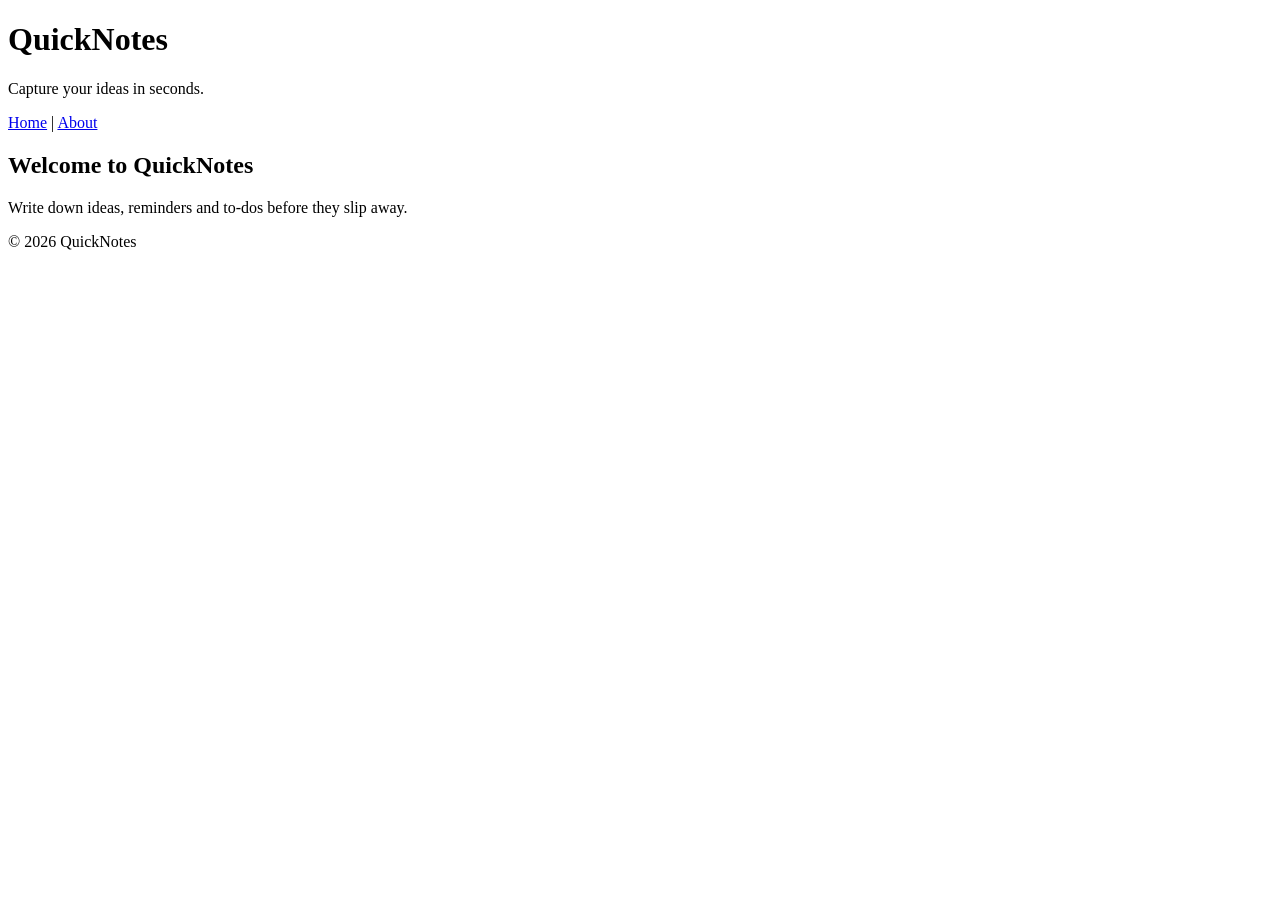
<file: day1/index.html>
<!DOCTYPE html>
<html lang="en">
<head>
  <meta charset="UTF-8">
  <meta name="viewport" content="width=device-width, initial-scale=1.0">
  <title>QuickNotes</title>
</head>
<body>
  <header>
    <h1>QuickNotes</h1>
    <p>Capture your ideas in seconds.</p>
    <nav>
      <a href="index.html">Home</a> |
      <a href="about.html">About</a>
    </nav>
  </header>

  <main>
    <h2>Welcome to QuickNotes</h2>
    <p>Write down ideas, reminders and to-dos before they slip away.</p>
  </main>

  <footer>
    <p>&copy; 2026 QuickNotes</p>
  </footer>
</body>
</html>
</file>
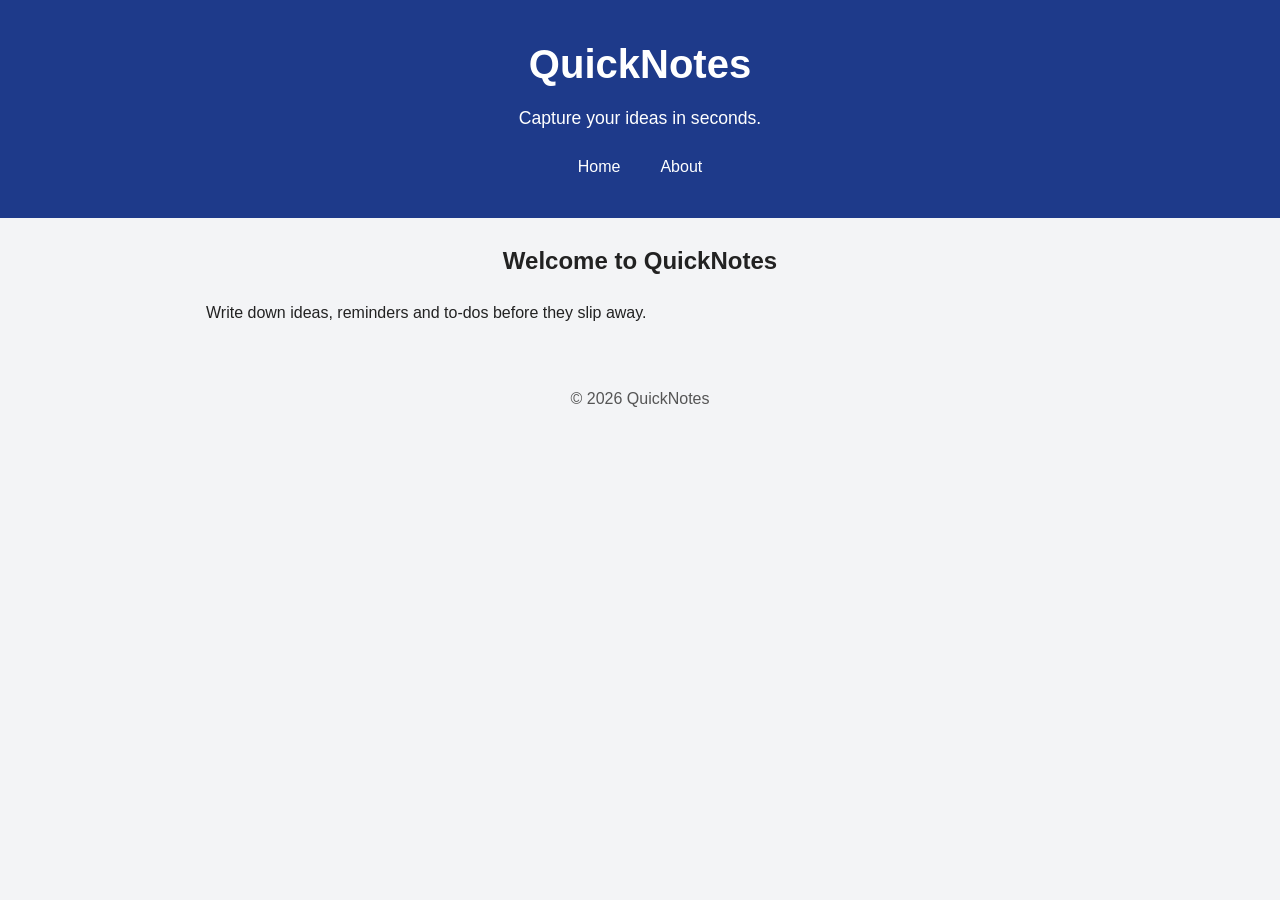
<file: day2/index.html>
<!DOCTYPE html>
<html lang="en">
<head>
  <meta charset="UTF-8">
  <meta name="viewport" content="width=device-width, initial-scale=1.0">
  <title>QuickNotes</title>
</head>
<link rel="stylesheet" href="style.css">
<body>
  <header>
    <h1>QuickNotes</h1>
    <p>Capture your ideas in seconds.</p>
    <nav>
      <a href="index.html">Home</a>
      <a href="about.html">About</a>
    </nav>
  </header>

  <main>
    <h2>Welcome to QuickNotes</h2>
    <p>Write down ideas, reminders and to-dos before they slip away.</p>
  </main>

  <footer>
    <p>&copy; 2026 QuickNotes</p>
  </footer>
</body>
</html>
</file>
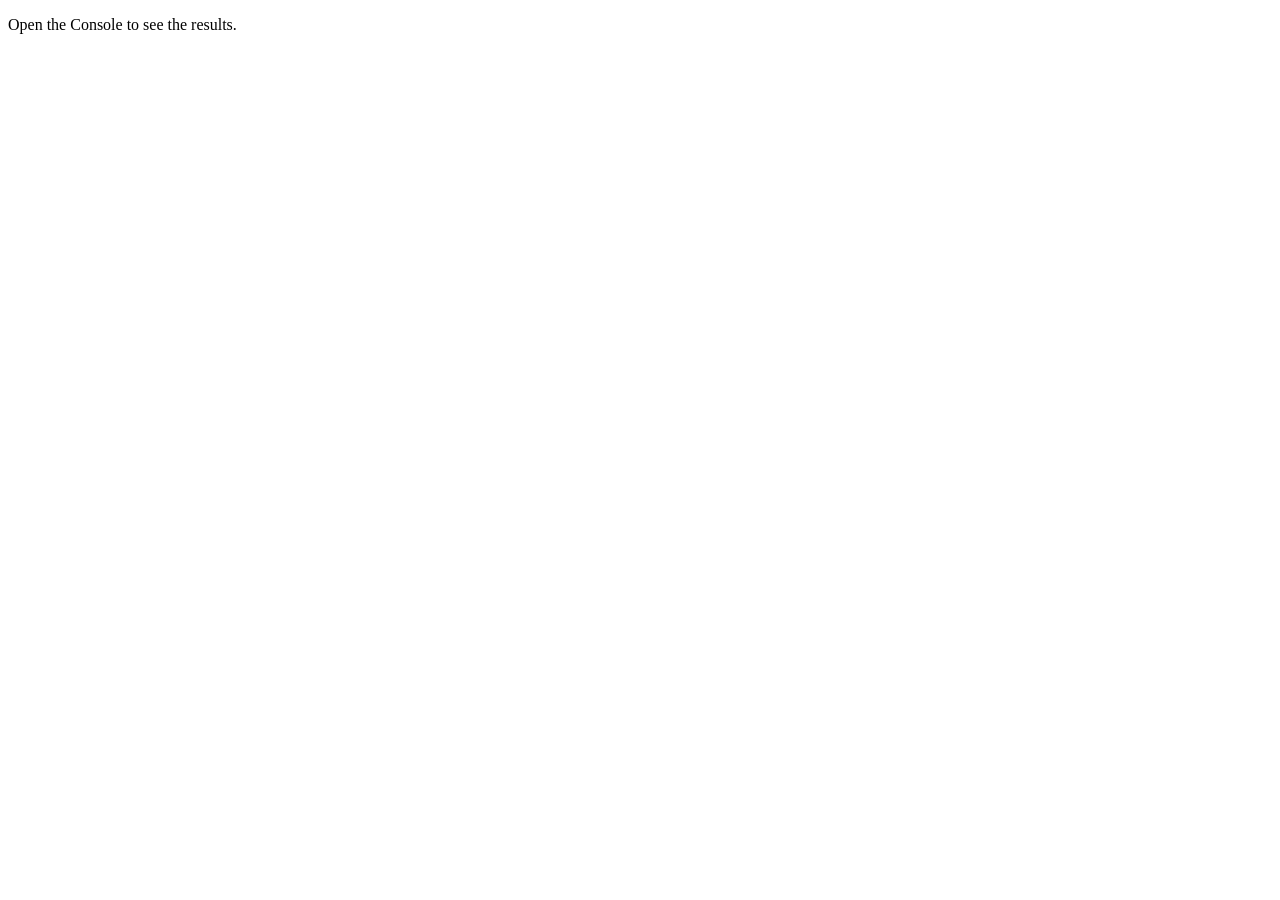
<file: day3/index.html>
<!DOCTYPE html>
<html lang="en">
<head>
  <meta charset="UTF-8">
  <meta name="viewport" content="width=device-width, initial-scale=1.0">
  <title>Notes Toolkit</title>
  <script src="script.js" defer></script>
</head>
<body>
  <p>Open the Console to see the results.</p>
</body>
</html>
</file>
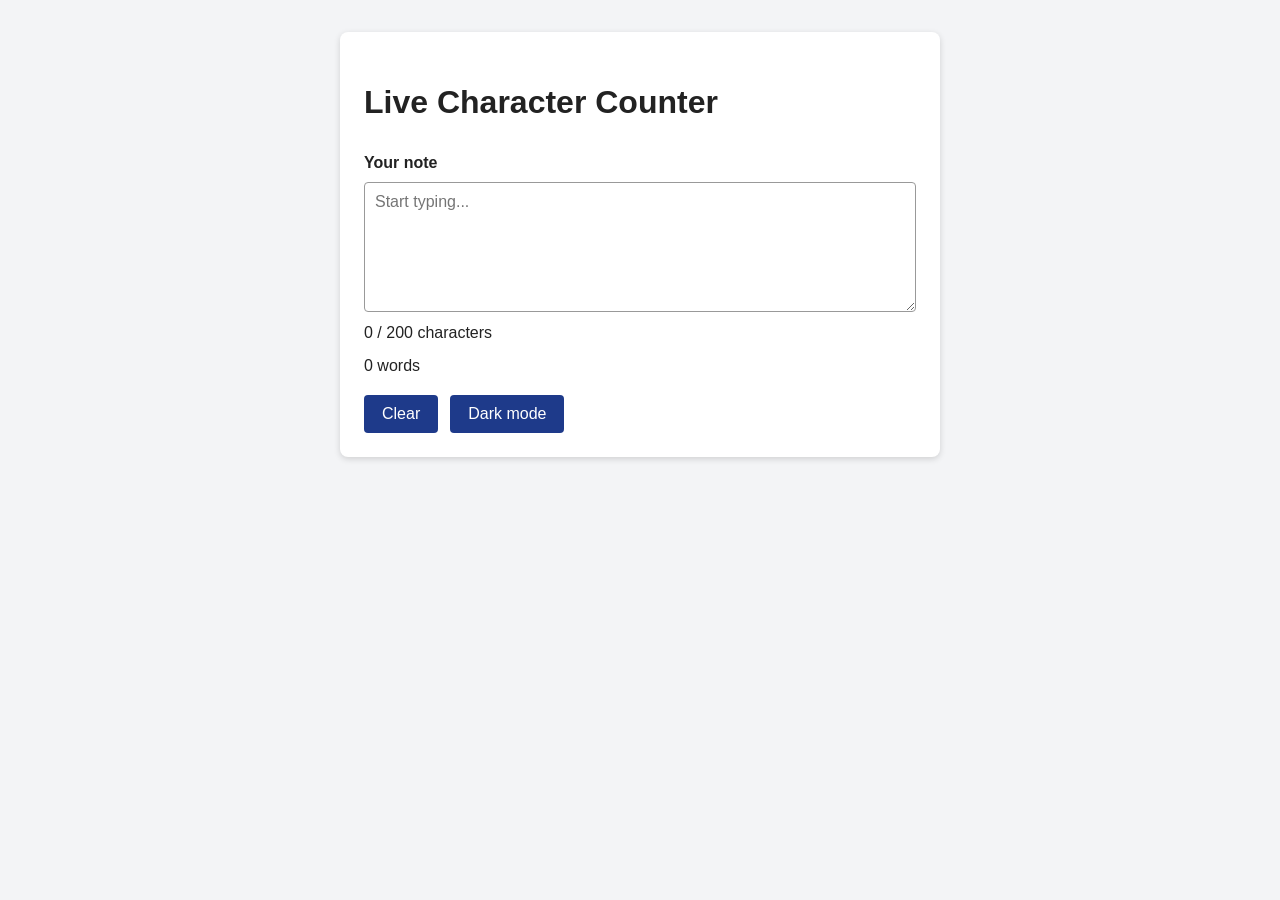
<file: day4/index.html>
<!DOCTYPE html>
<html lang="en">
<head>
  <meta charset="UTF-8">
  <meta name="viewport" content="width=device-width, initial-scale=1.0">
  <title>Live Character Counter</title>
  <link rel="stylesheet" href="style.css">
  <script src="script.js" defer></script>
</head>
<body>
  <main>
    <h1>Live Character Counter</h1>

    <label for="note-text">Your note</label>
    <textarea id="note-text" rows="6" placeholder="Start typing..."></textarea>

    <p id="char-count">0 / 200 characters</p>
    <p id="word-count">0 words</p>

    <div class="buttons">
      <button id="clear-btn" type="button">Clear</button>
      <button id="theme-toggle" type="button">Dark mode</button>
    </div>
  </main>
</body>
</html>
</file>
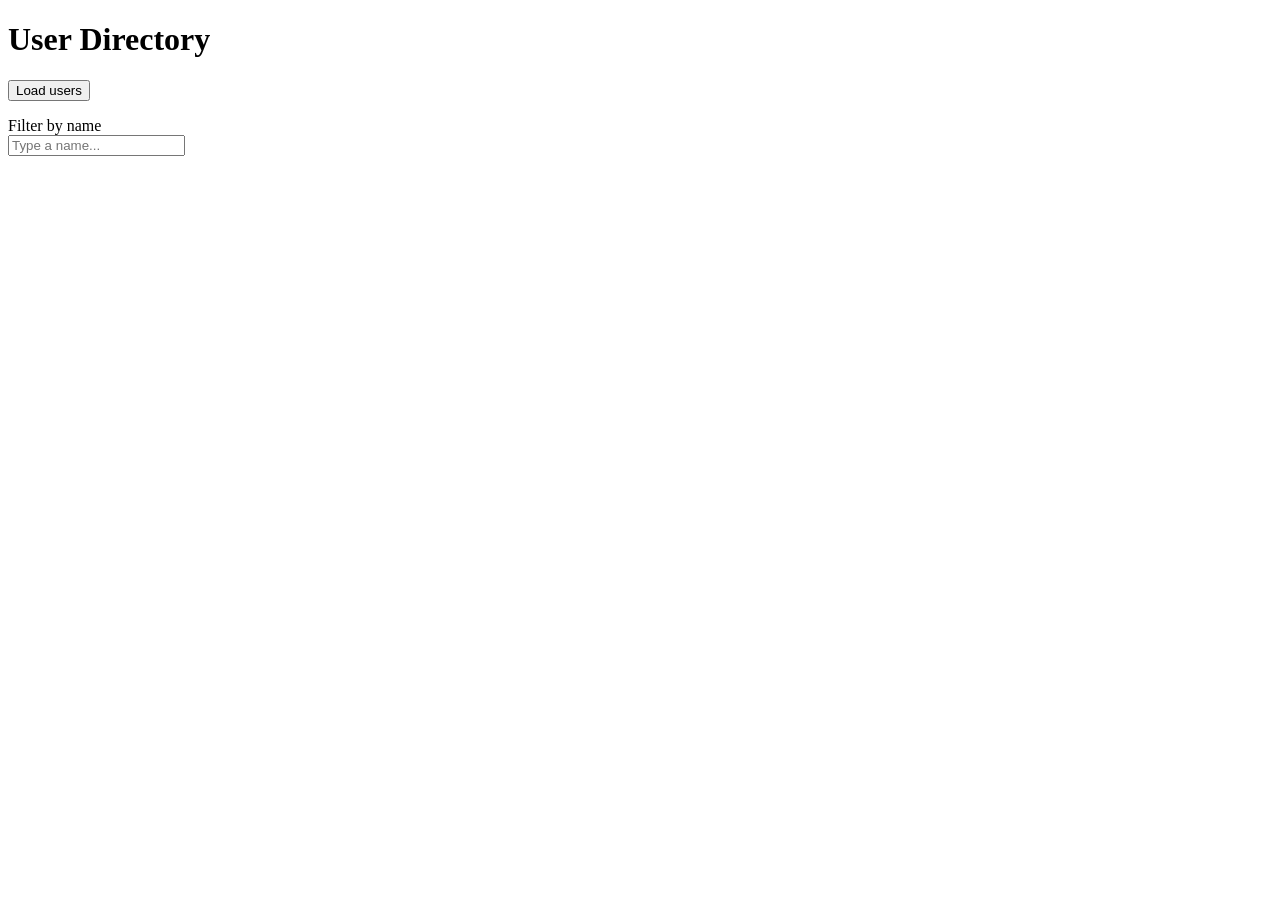
<file: day5/index.html>
<!DOCTYPE html>
<html lang="en">
<head>
  <meta charset="UTF-8">
  <meta name="viewport" content="width=device-width, initial-scale=1.0">
  <title>User Directory</title>
  <script src="users.js" defer></script>
</head>
<body>
  <h1>User Directory</h1>

  <button id="load-users">Load users</button>

  <p>
    <label for="filter-input">Filter by name</label><br>
    <input type="text" id="filter-input" placeholder="Type a name...">
  </p>

  <p id="status"></p>
  <ul id="users-list"></ul>
</body>
</html>
</file>
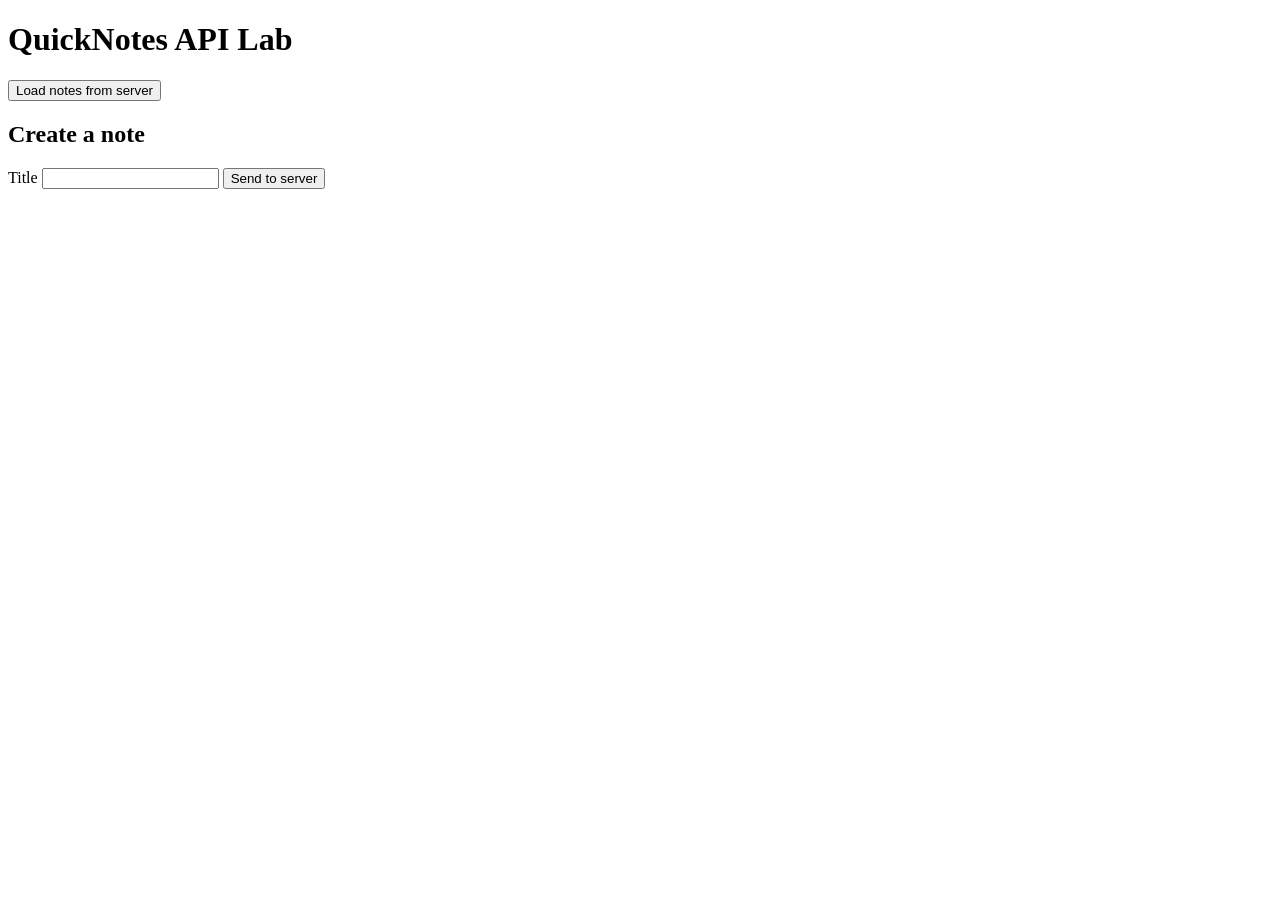
<file: practice/api-lab/index.html>
<!DOCTYPE html>
<html lang="en">
  <head>
    <meta charset="UTF-8" />
    <meta name="viewport" content="width=device-width, initial-scale=1.0" />
    <title>QuickNotes API Lab</title>
    <script src="app.js" defer></script>
  </head>
  <body>
    <h1>QuickNotes API Lab</h1>
    <button id="load-btn">Load notes from server</button>
    <p id="status"></p>
    <ul id="notes-list"></ul>
 
    <h2>Create a note</h2>
    <form id="note-form">
      <label for="title-input">Title</label>
      <input id="title-input" type="text" />
      <button type="submit">Send to server</button>
    </form>
  </body>
</html>
</file>
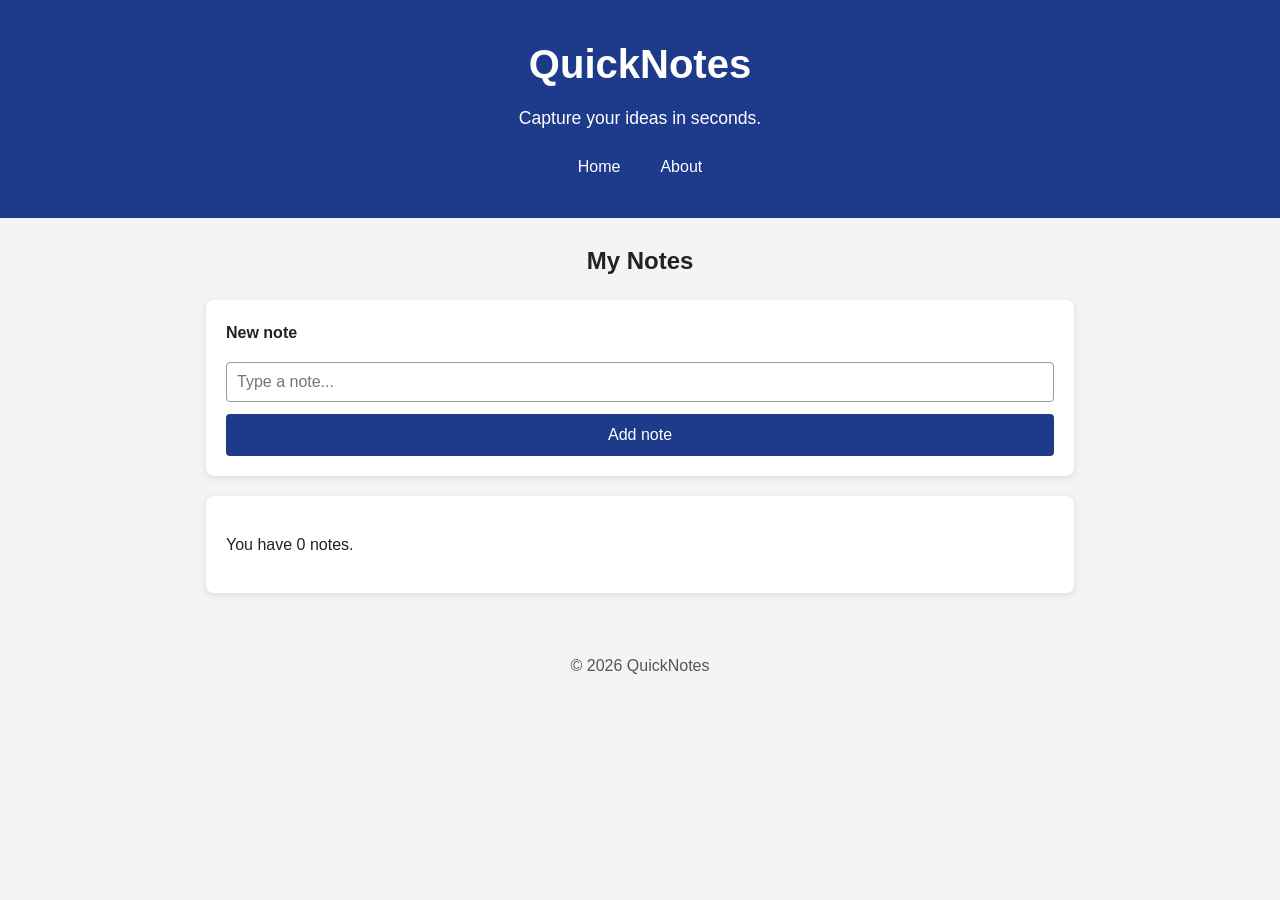
<file: practice/quicknotes-day1/index.html>
<!DOCTYPE html>
<html lang="en">
<head>
  <meta charset="UTF-8">
  <meta name="viewport" content="width=device-width, initial-scale=1.0">
  <title>QuickNotes</title>
  <link rel="stylesheet" href="style.css">
  <script src="script.js" defer></script>
</head>
<body>
  <header>
    <h1>QuickNotes</h1>
    <p>Capture your ideas in seconds.</p>
    <nav>
      <a href="index.html">Home</a>
      <a href="about.html">About</a>
    </nav>
  </header>

  <main>
    <h2>My Notes</h2>

    <section>
      <form id="note-form">
        <label for="note-input">New note</label>
        <input type="text" id="note-input" name="note" placeholder="Type a note...">
        <button type="submit">Add note</button>
      </form>
    </section>

    <section>
      <p id="note-count"></p>
      <ul id="notes-list"></ul>
    </section>
  </main>

  <footer>
    <p>&copy; 2026 QuickNotes</p>
  </footer>
</body>
</html>
</file>
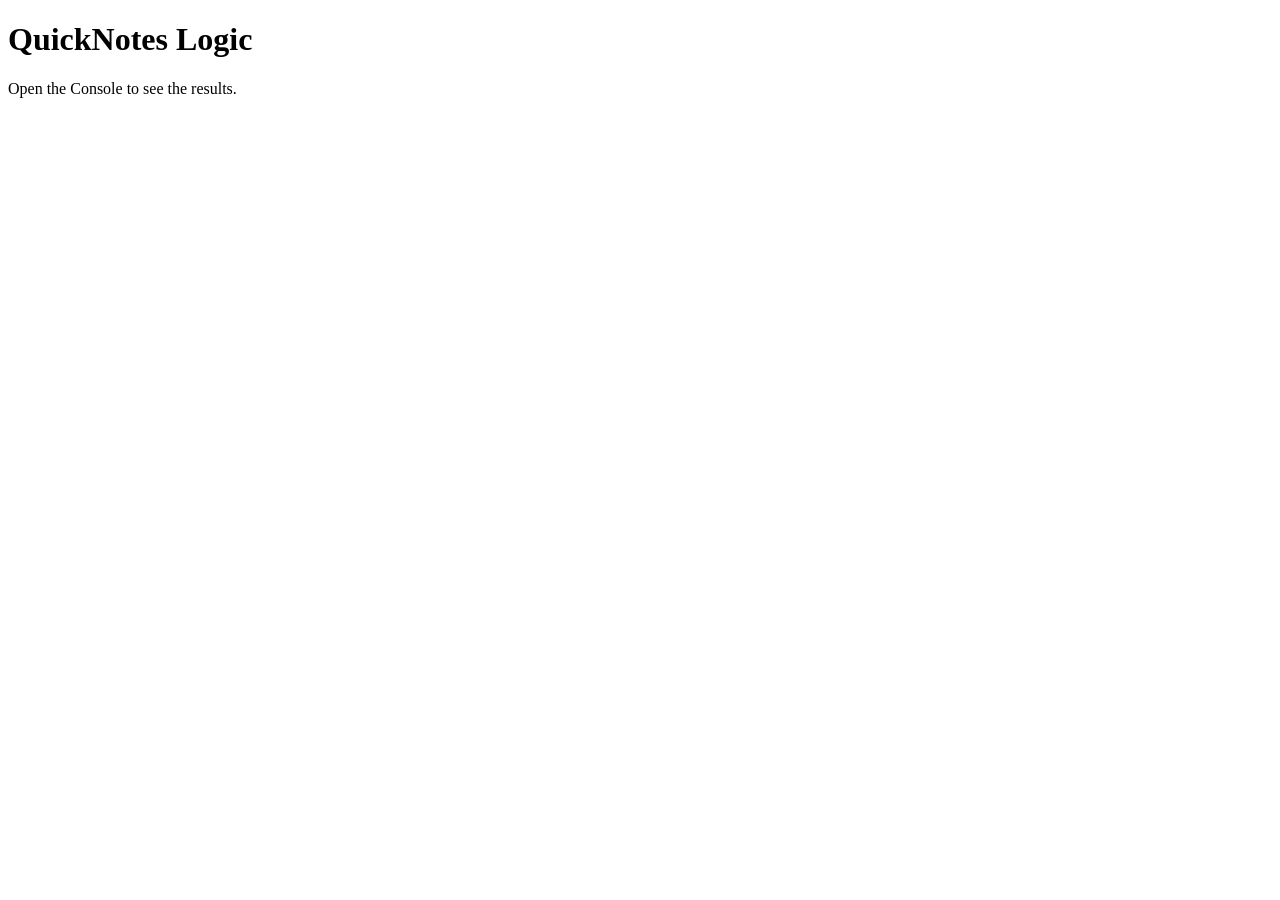
<file: practice/quicknotes-day3/index.html>
<!DOCTYPE html>
<html lang="en">
<head>
  <meta charset="UTF-8">
  <meta name="viewport" content="width=device-width, initial-scale=1.0">
  <title>QuickNotes Day 3 Practice</title>
  <script src="script.js" defer></script>
</head>
<body>
  <h1>QuickNotes Logic</h1>
  <p>Open the Console to see the results.</p>
</body>
</html>
</file>
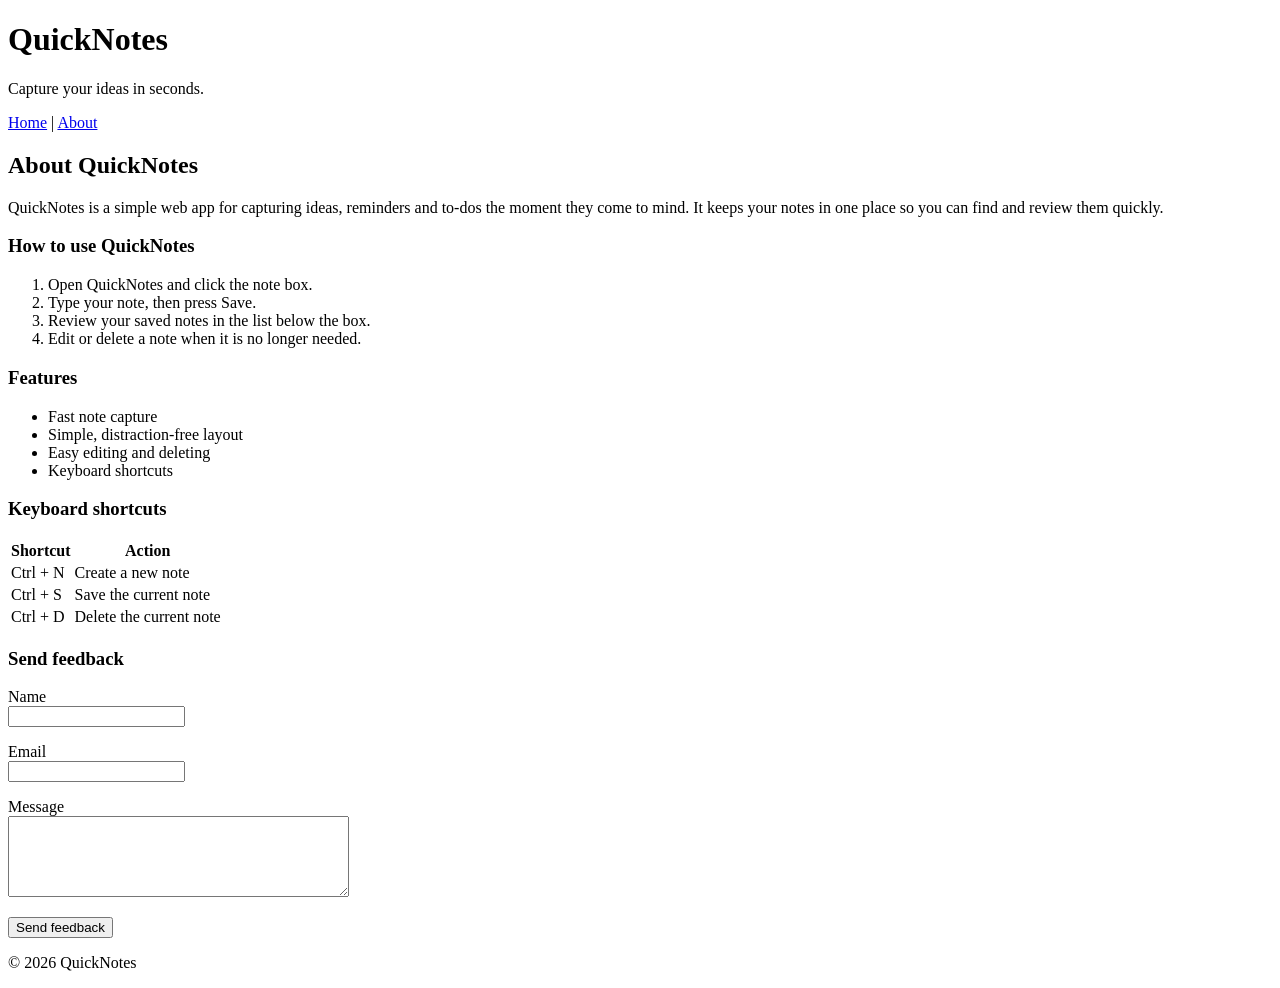
<file: day1/about.html>
<!DOCTYPE html>
<html lang="en">
<head>
  <meta charset="UTF-8">
  <meta name="viewport" content="width=device-width, initial-scale=1.0">
  <title>About QuickNotes</title>
</head>
<body>
  <header>
    <h1>QuickNotes</h1>
    <p>Capture your ideas in seconds.</p>
    <nav>
      <a href="index.html">Home</a> |
      <a href="about.html">About</a>
    </nav>
  </header>

  <main>
    <h2>About QuickNotes</h2>
    <p>
      QuickNotes is a simple web app for capturing ideas, reminders and to-dos
      the moment they come to mind. It keeps your notes in one place so you can
      find and review them quickly.
    </p>

    <section>
      <h3>How to use QuickNotes</h3>
      <ol>
        <li>Open QuickNotes and click the note box.</li>
        <li>Type your note, then press Save.</li>
        <li>Review your saved notes in the list below the box.</li>
        <li>Edit or delete a note when it is no longer needed.</li>
      </ol>
    </section>

    <section>
      <h3>Features</h3>
      <ul>
        <li>Fast note capture</li>
        <li>Simple, distraction-free layout</li>
        <li>Easy editing and deleting</li>
        <li>Keyboard shortcuts</li>
      </ul>
    </section>

    <section>
      <h3>Keyboard shortcuts</h3>
      <table>
        <thead>
          <tr>
            <th>Shortcut</th>
            <th>Action</th>
          </tr>
        </thead>
        <tbody>
          <tr>
            <td>Ctrl + N</td>
            <td>Create a new note</td>
          </tr>
          <tr>
            <td>Ctrl + S</td>
            <td>Save the current note</td>
          </tr>
          <tr>
            <td>Ctrl + D</td>
            <td>Delete the current note</td>
          </tr>
        </tbody>
      </table>
    </section>

    <section>
      <h3>Send feedback</h3>
      <form action="#" method="post">
        <p>
          <label for="name">Name</label><br>
          <input type="text" id="name" name="name" required>
        </p>
        <p>
          <label for="email">Email</label><br>
          <input type="email" id="email" name="email" required>
        </p>
        <p>
          <label for="message">Message</label><br>
          <textarea id="message" name="message" rows="5" cols="40" required></textarea>
        </p>
        <button type="submit">Send feedback</button>
      </form>
    </section>
  </main>

  <footer>
    <p>&copy; 2026 QuickNotes</p>
  </footer>
</body>
</html>
</file>
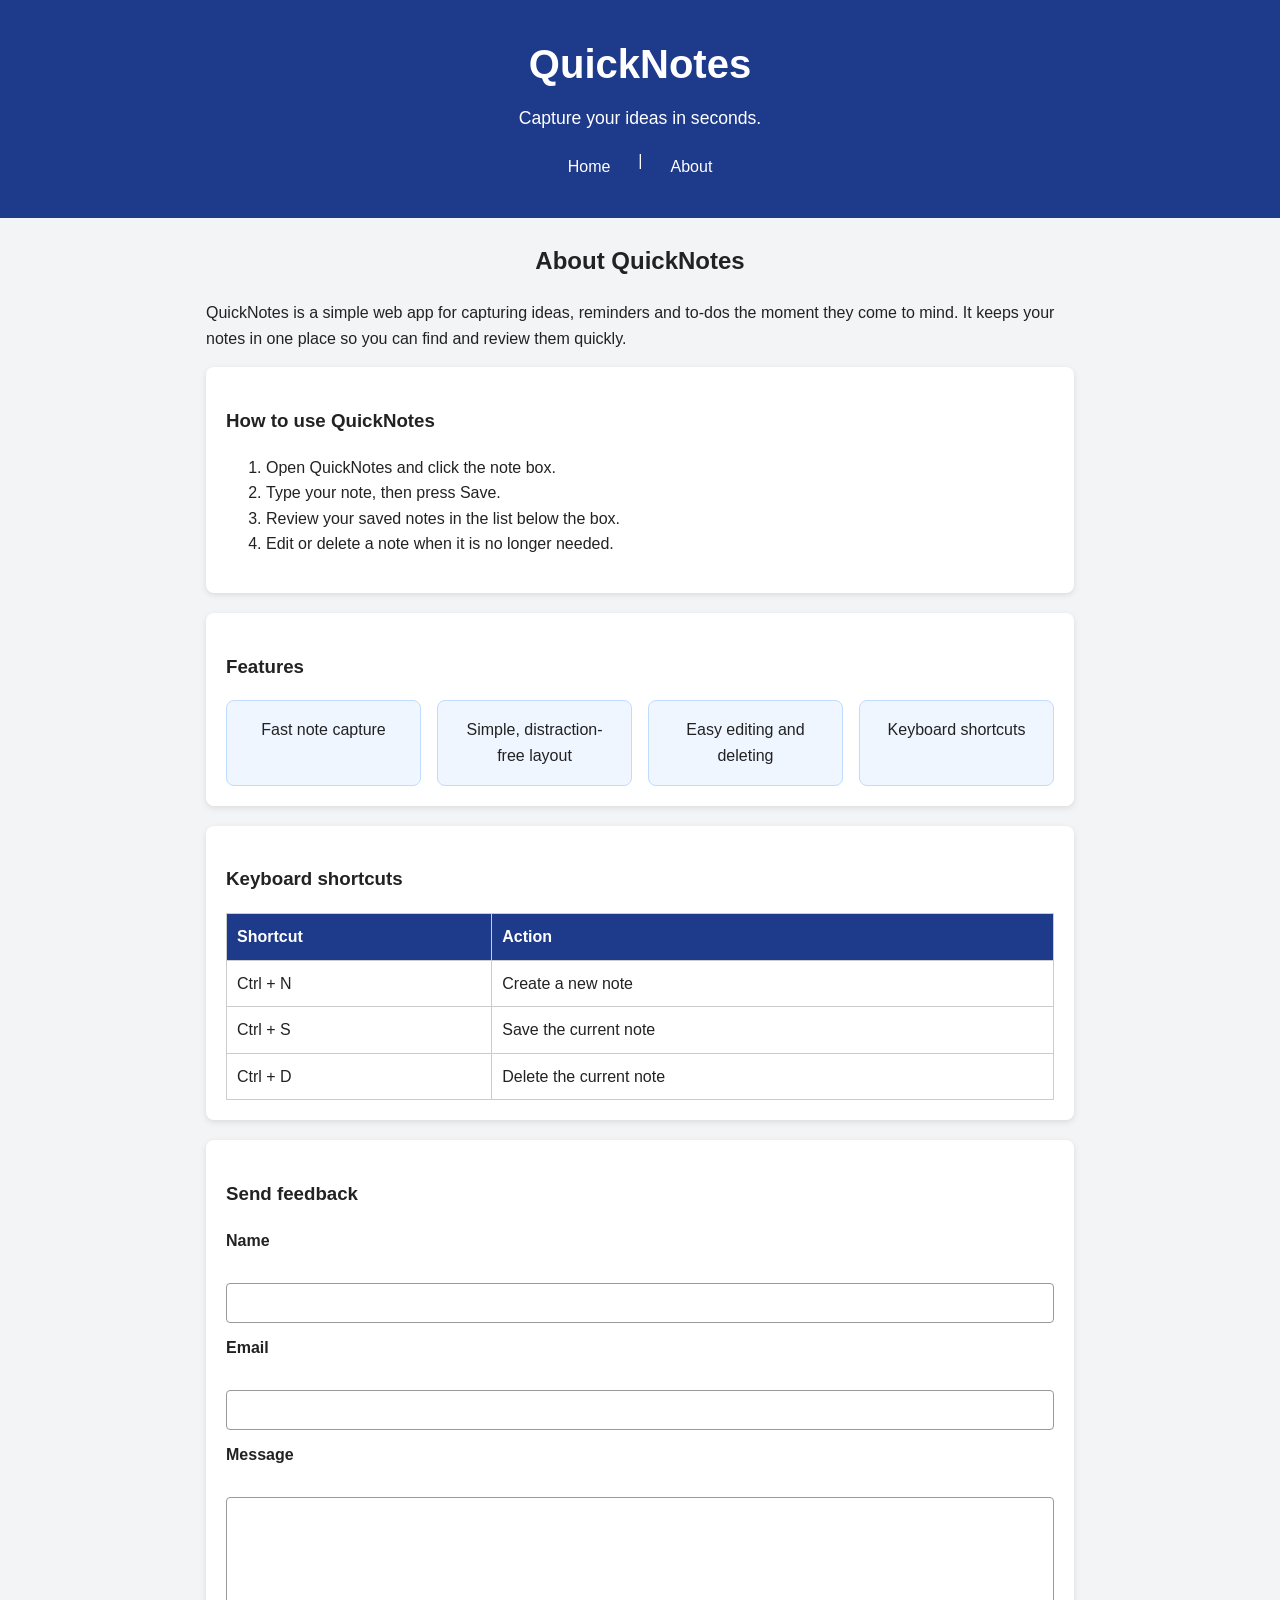
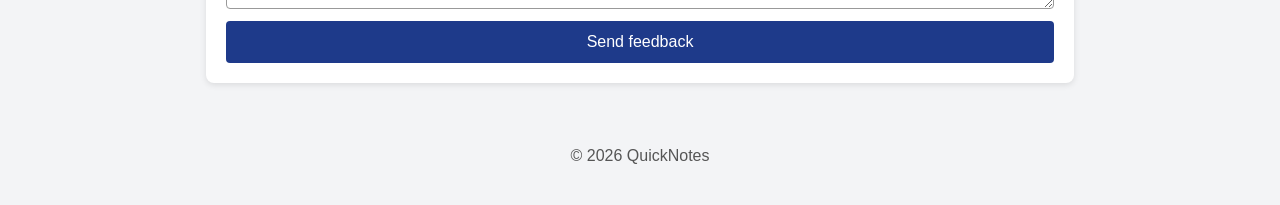
<file: day2/about.html>
<!DOCTYPE html>
<html lang="en">
<head>
  <meta charset="UTF-8">
  <meta name="viewport" content="width=device-width, initial-scale=1.0">
  <title>About QuickNotes</title>
  <link rel="stylesheet" href="style.css">
</head>
<body>
  <header>
    <h1>QuickNotes</h1>
    <p>Capture your ideas in seconds.</p>
    <nav>
      <a href="index.html">Home</a> |
      <a href="about.html">About</a>
    </nav>
  </header>

  <main>
    <h2>About QuickNotes</h2>
    <p>
      QuickNotes is a simple web app for capturing ideas, reminders and to-dos
      the moment they come to mind. It keeps your notes in one place so you can
      find and review them quickly.
    </p>

    <section>
      <h3>How to use QuickNotes</h3>
      <ol>
        <li>Open QuickNotes and click the note box.</li>
        <li>Type your note, then press Save.</li>
        <li>Review your saved notes in the list below the box.</li>
        <li>Edit or delete a note when it is no longer needed.</li>
      </ol>
    </section>

    <section>
      <h3>Features</h3>
      <ul class="features">
        <li>Fast note capture</li>
        <li>Simple, distraction-free layout</li>
        <li>Easy editing and deleting</li>
        <li>Keyboard shortcuts</li>
      </ul>
    </section>

    <section>
      <h3>Keyboard shortcuts</h3>
      <table>
        <thead>
          <tr>
            <th>Shortcut</th>
            <th>Action</th>
          </tr>
        </thead>
        <tbody>
          <tr>
            <td>Ctrl + N</td>
            <td>Create a new note</td>
          </tr>
          <tr>
            <td>Ctrl + S</td>
            <td>Save the current note</td>
          </tr>
          <tr>
            <td>Ctrl + D</td>
            <td>Delete the current note</td>
          </tr>
        </tbody>
      </table>
    </section>

    <section>
      <h3>Send feedback</h3>
      <form action="#" method="post">
        <p>
          <label for="name">Name</label><br>
          <input type="text" id="name" name="name" required>
        </p>
        <p>
          <label for="email">Email</label><br>
          <input type="email" id="email" name="email" required>
        </p>
        <p>
          <label for="message">Message</label><br>
          <textarea id="message" name="message" rows="5" cols="40" required></textarea>
        </p>
        <button type="submit">Send feedback</button>
      </form>
    </section>
  </main>

  <footer>
    <p>&copy; 2026 QuickNotes</p>
  </footer>
</body>
</html>
</file>
<file: day2/style.css>
/* ---------- Reset and base ---------- */
*,
*::before,
*::after {
  box-sizing: border-box;
}

body {
  margin: 0;
  font-family: Arial, Helvetica, sans-serif;
  line-height: 1.6;
  color: #222;
  background-color: #f3f4f6;
}

/* ---------- Header ---------- */
header {
  background-color: #1e3a8a;
  color: #fff;
  text-align: center;
  padding: 32px 16px;
}

header h1 {
  margin: 0 0 8px;
  font-size: 2.5rem;
}

header p {
  margin: 0 0 16px;
  font-size: 1.1rem;
}

/* ---------- Navigation (Flexbox) ---------- */
nav {
  display: flex;
  justify-content: center;
  gap: 16px;
}

nav a {
  color: #fff;
  text-decoration: none;
  padding: 6px 12px;
  border-radius: 4px;
  transition: background-color 0.3s ease, color 0.3s ease;
}

nav a:hover,
nav a:focus {
  background-color: #fff;
  color: #1e3a8a;
}

/* ---------- Main ---------- */
main {
  max-width: 900px;
  margin: 24px auto;
  padding: 0 16px;
}

main h2 {
  text-align: center;
}

section {
  background-color: #fff;
  padding: 20px;
  margin-bottom: 20px;
  border-radius: 8px;
  box-shadow: 0 2px 6px rgba(0, 0, 0, 0.1);
}

/* ---------- Features list (CSS Grid cards) ---------- */
.features {
  list-style: none;
  padding: 0;
  margin: 0;
  display: grid;
  grid-template-columns: repeat(auto-fit, minmax(180px, 1fr));
  gap: 16px;
}

.features li {
  background-color: #eff6ff;
  border: 1px solid #bfdbfe;
  border-radius: 8px;
  padding: 16px;
  text-align: center;
}

/* ---------- Shortcuts table ---------- */
table {
  width: 100%;
  border-collapse: collapse;
}

th,
td {
  border: 1px solid #ccc;
  padding: 10px;
  text-align: left;
}

th {
  background-color: #1e3a8a;
  color: #fff;
}

/* ---------- Feedback form ---------- */
form {
  display: flex;
  flex-direction: column;
  gap: 12px;
}

form p {
  margin: 0;
}

label {
  display: block;
  margin-bottom: 4px;
  font-weight: bold;
}

input[type="text"],
input[type="email"],
textarea {
  display: block;
  width: 100%;
  padding: 10px;
  border: 1px solid #999;
  border-radius: 4px;
  font-size: 1rem;
  font-family: inherit;
}

input[type="text"]:focus,
input[type="email"]:focus,
textarea:focus {
  outline: 2px solid #1e3a8a;
  border-color: #1e3a8a;
}

/* ---------- Buttons ---------- */
button {
  background-color: #1e3a8a;
  color: #fff;
  border: none;
  border-radius: 4px;
  padding: 12px 20px;
  font-size: 1rem;
  cursor: pointer;
  transition: background-color 0.3s ease, transform 0.2s ease;
}

button:hover {
  background-color: #2563eb;
  transform: translateY(-2px);
}

/* ---------- Footer ---------- */
footer {
  text-align: center;
  padding: 20px 16px;
  color: #555;
}

/* ---------- Small screens ---------- */
@media (max-width: 600px) {
  header {
    padding: 16px 12px;
  }

  header h1 {
    font-size: 1.6rem;
  }

  header p {
    font-size: 0.95rem;
  }

  section {
    padding: 14px;
  }
}
</file>
<file: day4/style.css>
/* ---------- Colour variables (light theme) ---------- */
:root {
  --bg: #f3f4f6;
  --card: #ffffff;
  --text: #222222;
  --border: #999999;
  --accent: #1e3a8a;
  --accent-hover: #2563eb;
  --button-text: #ffffff;
}

/* ---------- Dark theme: only the variables change ---------- */
body.dark {
  --bg: #111827;
  --card: #1f2937;
  --text: #f3f4f6;
  --border: #6b7280;
  --accent: #3b82f6;
  --accent-hover: #60a5fa;
  --button-text: #ffffff;
}

/* ---------- Base ---------- */
*,
*::before,
*::after {
  box-sizing: border-box;
}

body {
  margin: 0;
  font-family: Arial, Helvetica, sans-serif;
  line-height: 1.6;
  background-color: var(--bg);
  color: var(--text);
  transition: background-color 0.3s ease, color 0.3s ease;
}

main {
  max-width: 600px;
  margin: 32px auto;
  padding: 24px;
  background-color: var(--card);
  border-radius: 8px;
  box-shadow: 0 2px 6px rgba(0, 0, 0, 0.15);
  transition: background-color 0.3s ease;
}

label {
  display: block;
  margin-bottom: 6px;
  font-weight: bold;
}

textarea {
  display: block;
  width: 100%;
  padding: 10px;
  font-size: 1rem;
  font-family: inherit;
  color: var(--text);
  background-color: var(--card);
  border: 1px solid var(--border);
  border-radius: 4px;
  resize: vertical;
}

textarea:focus {
  outline: 2px solid var(--accent);
}

/* ---------- Counters ---------- */
#char-count,
#word-count {
  margin: 8px 0 0;
}

.warning {
  color: orange;
}

.over {
  color: red;
  font-weight: bold;
}

/* ---------- Buttons ---------- */
.buttons {
  display: flex;
  gap: 12px;
  margin-top: 16px;
}

button {
  background-color: var(--accent);
  color: var(--button-text);
  border: none;
  border-radius: 4px;
  padding: 10px 18px;
  font-size: 1rem;
  cursor: pointer;
  transition: background-color 0.3s ease, transform 0.2s ease;
}

button:hover {
  background-color: var(--accent-hover);
  transform: translateY(-2px);
}

@media (max-width: 600px) {
  main {
    margin: 16px;
    padding: 16px;
  }
}
</file>
<file: practice/quicknotes-day1/style.css>
/* ---------- Reset and base ---------- */
*,
*::before,
*::after {
  box-sizing: border-box;
}

body {
  margin: 0;
  font-family: Arial, Helvetica, sans-serif;
  line-height: 1.6;
  color: #222;
  background-color: #f3f4f6;
}

/* ---------- Header ---------- */
header {
  background-color: #1e3a8a;
  color: #fff;
  text-align: center;
  padding: 32px 16px;
}

header h1 {
  margin: 0 0 8px;
  font-size: 2.5rem;
}

header p {
  margin: 0 0 16px;
  font-size: 1.1rem;
}

/* ---------- Navigation (Flexbox) ---------- */
nav {
  display: flex;
  justify-content: center;
  gap: 16px;
}

nav a {
  color: #fff;
  text-decoration: none;
  padding: 6px 12px;
  border-radius: 4px;
  transition: background-color 0.3s ease, color 0.3s ease;
}

nav a:hover,
nav a:focus {
  background-color: #fff;
  color: #1e3a8a;
}

/* ---------- Main ---------- */
main {
  max-width: 900px;
  margin: 24px auto;
  padding: 0 16px;
}

main h2 {
  text-align: center;
}

section {
  background-color: #fff;
  padding: 20px;
  margin-bottom: 20px;
  border-radius: 8px;
  box-shadow: 0 2px 6px rgba(0, 0, 0, 0.1);
}

/* ---------- Features list (CSS Grid cards) ---------- */
.features {
  list-style: none;
  padding: 0;
  margin: 0;
  display: grid;
  grid-template-columns: repeat(auto-fit, minmax(180px, 1fr));
  gap: 16px;
}

.features li {
  background-color: #eff6ff;
  border: 1px solid #bfdbfe;
  border-radius: 8px;
  padding: 16px;
  text-align: center;
}

/* ---------- Shortcuts table ---------- */
table {
  width: 100%;
  border-collapse: collapse;
}

th,
td {
  border: 1px solid #ccc;
  padding: 10px;
  text-align: left;
}

th {
  background-color: #1e3a8a;
  color: #fff;
}

/* ---------- Feedback form ---------- */
form {
  display: flex;
  flex-direction: column;
  gap: 12px;
}

form p {
  margin: 0;
}

label {
  display: block;
  margin-bottom: 4px;
  font-weight: bold;
}

input[type="text"],
input[type="email"],
textarea {
  display: block;
  width: 100%;
  padding: 10px;
  border: 1px solid #999;
  border-radius: 4px;
  font-size: 1rem;
  font-family: inherit;
}

input[type="text"]:focus,
input[type="email"]:focus,
textarea:focus {
  outline: 2px solid #1e3a8a;
  border-color: #1e3a8a;
}

/* ---------- Buttons ---------- */
button {
  background-color: #1e3a8a;
  color: #fff;
  border: none;
  border-radius: 4px;
  padding: 12px 20px;
  font-size: 1rem;
  cursor: pointer;
  transition: background-color 0.3s ease, transform 0.2s ease;
}

button:hover {
  background-color: #2563eb;
  transform: translateY(-2px);
}

/* ---------- Footer ---------- */
footer {
  text-align: center;
  padding: 20px 16px;
  color: #555;
}

/* ---------- Small screens ---------- */
@media (max-width: 600px) {
  header {
    padding: 16px 12px;
  }

  header h1 {
    font-size: 1.6rem;
  }

  header p {
    font-size: 0.95rem;
  }

  section {
    padding: 14px;
  }
}
#notes-list {
  list-style: none;
  padding: 0;
  margin: 0;
}

.note {
  padding: 10px 0;
  border-bottom: 1px solid #e5e7eb;
}
</file>
